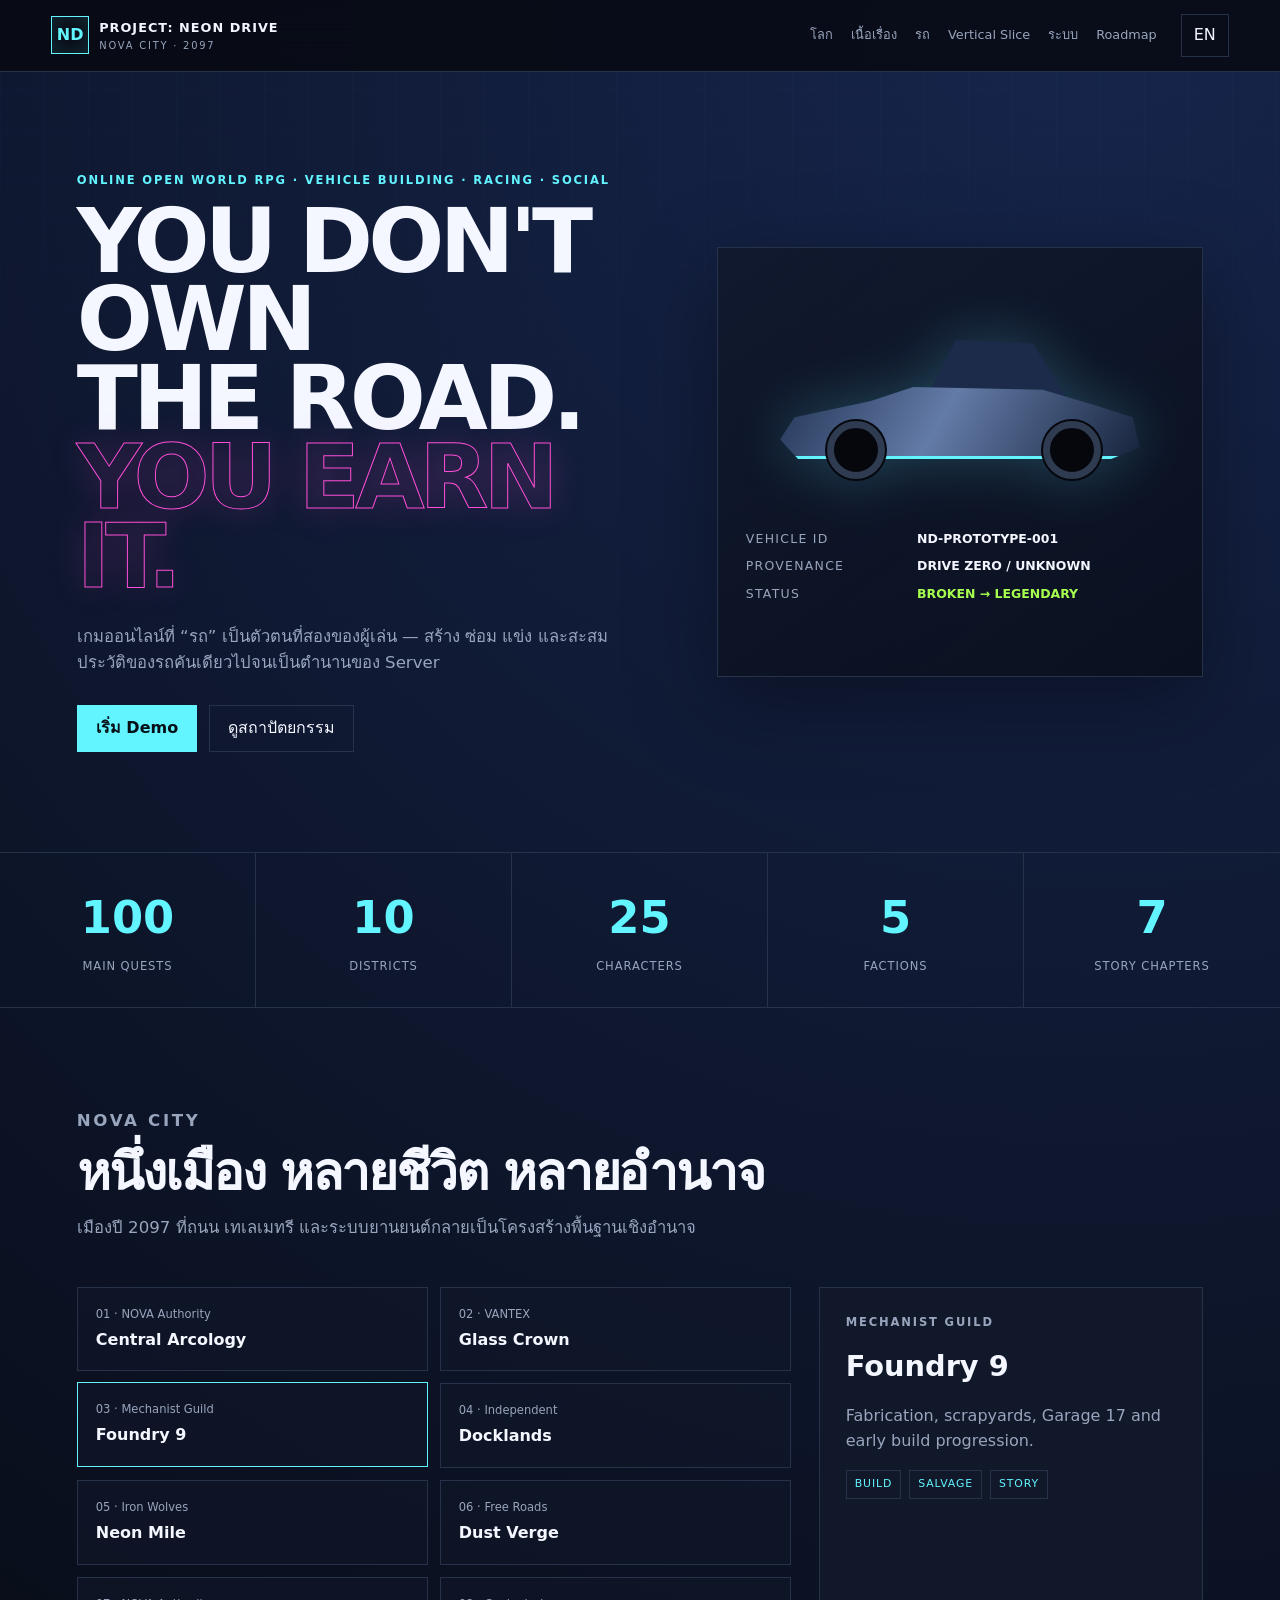
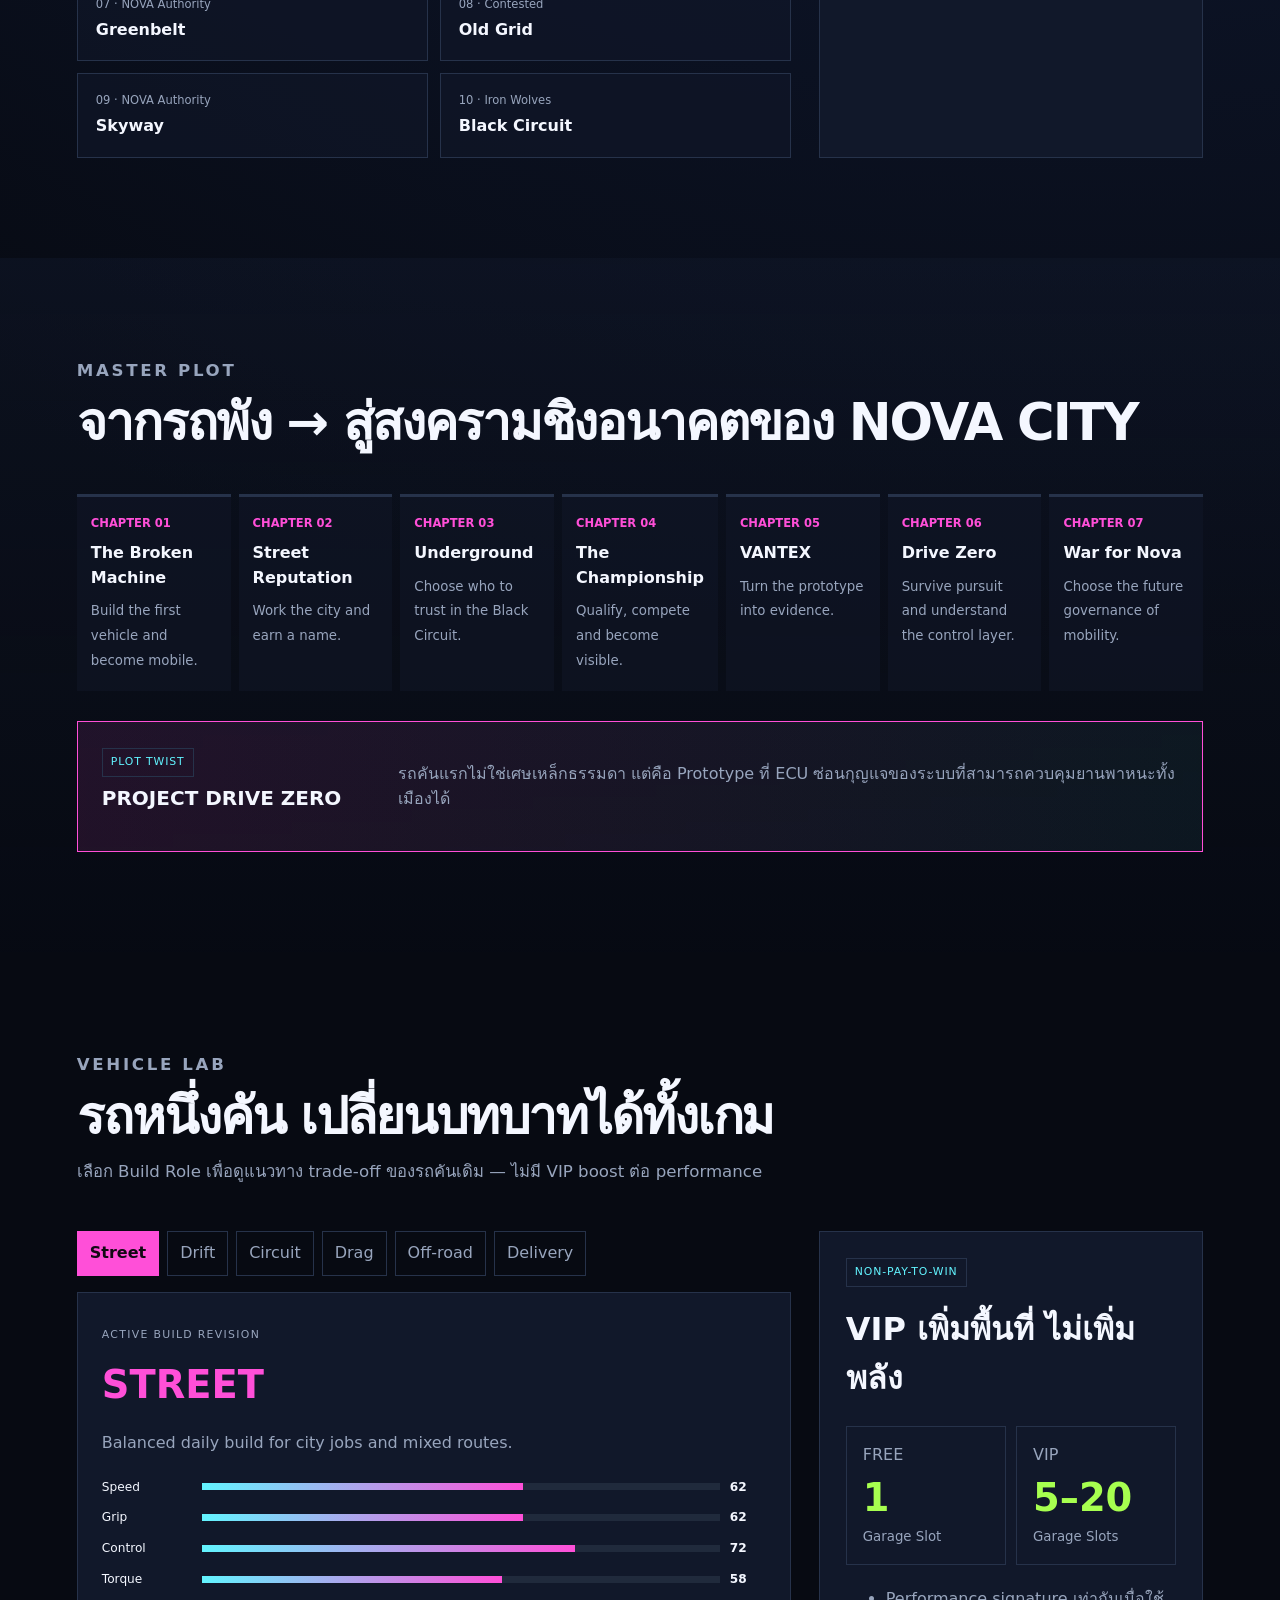
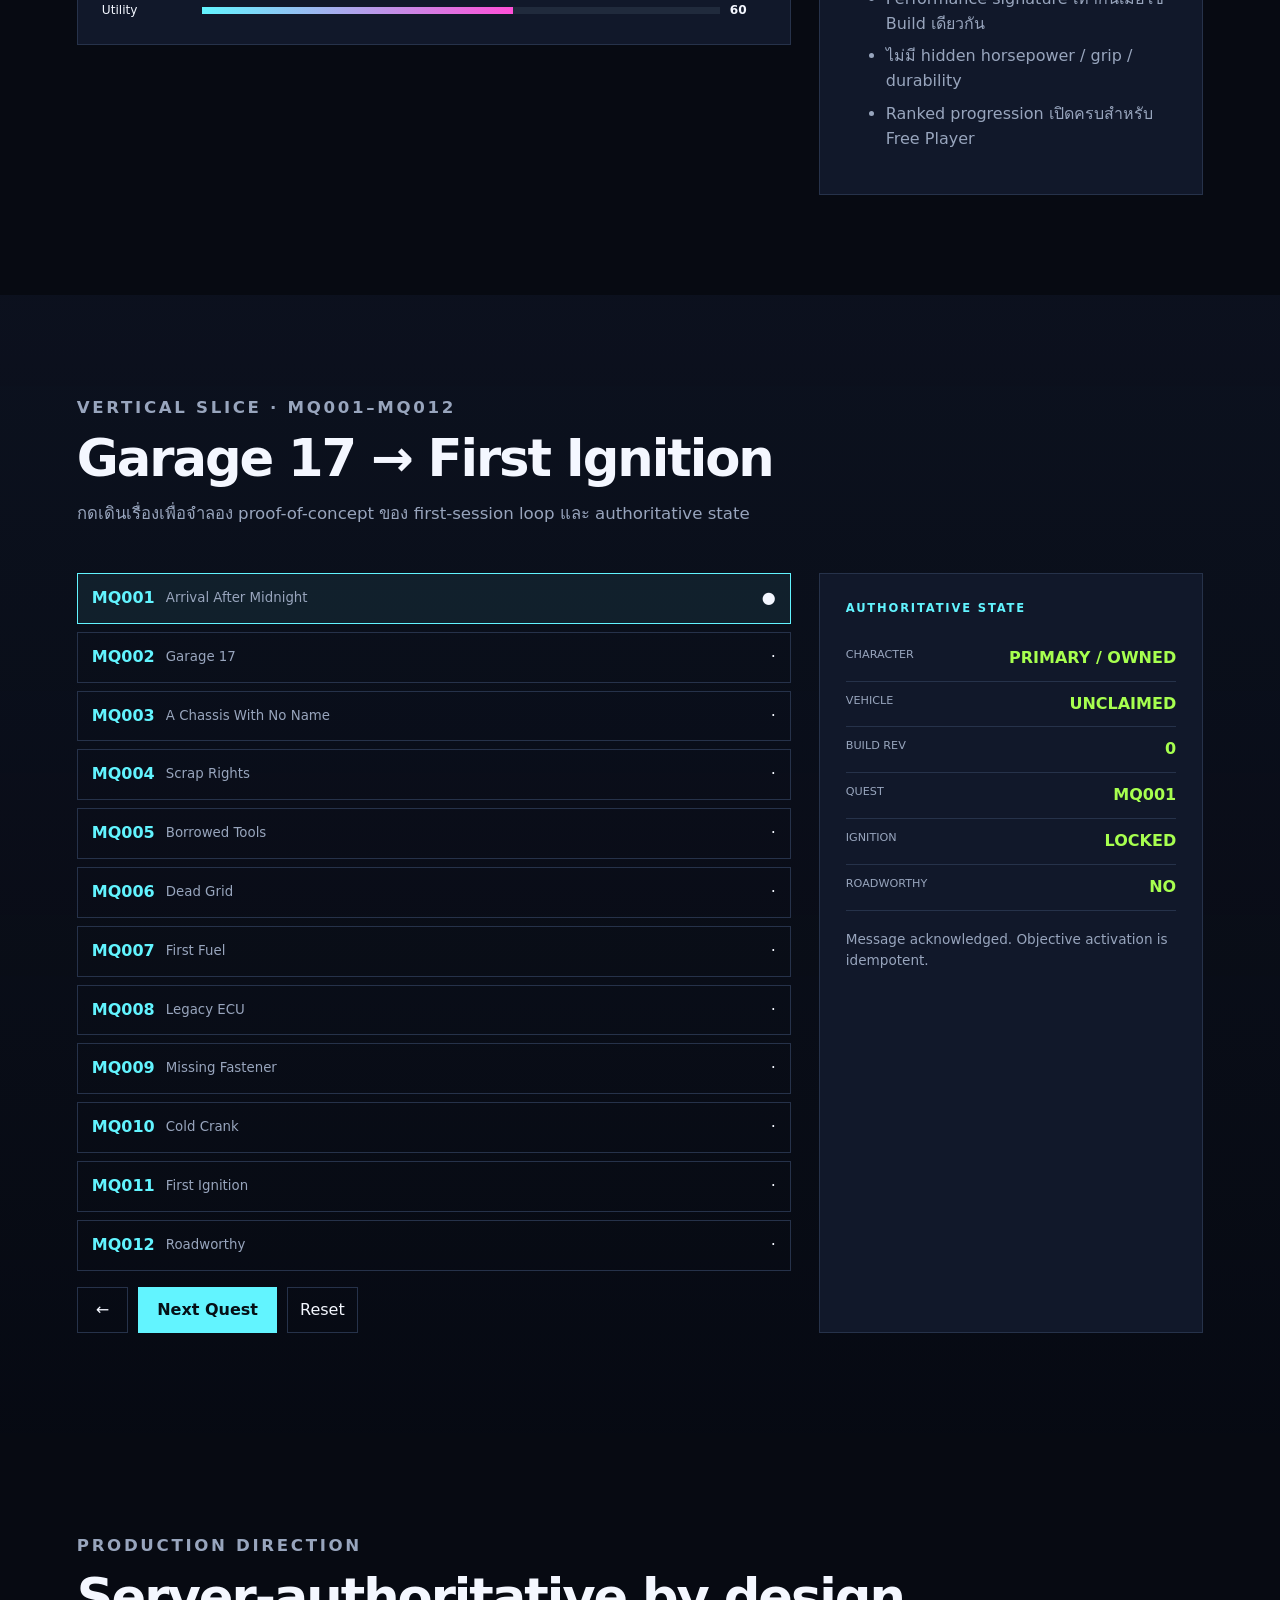
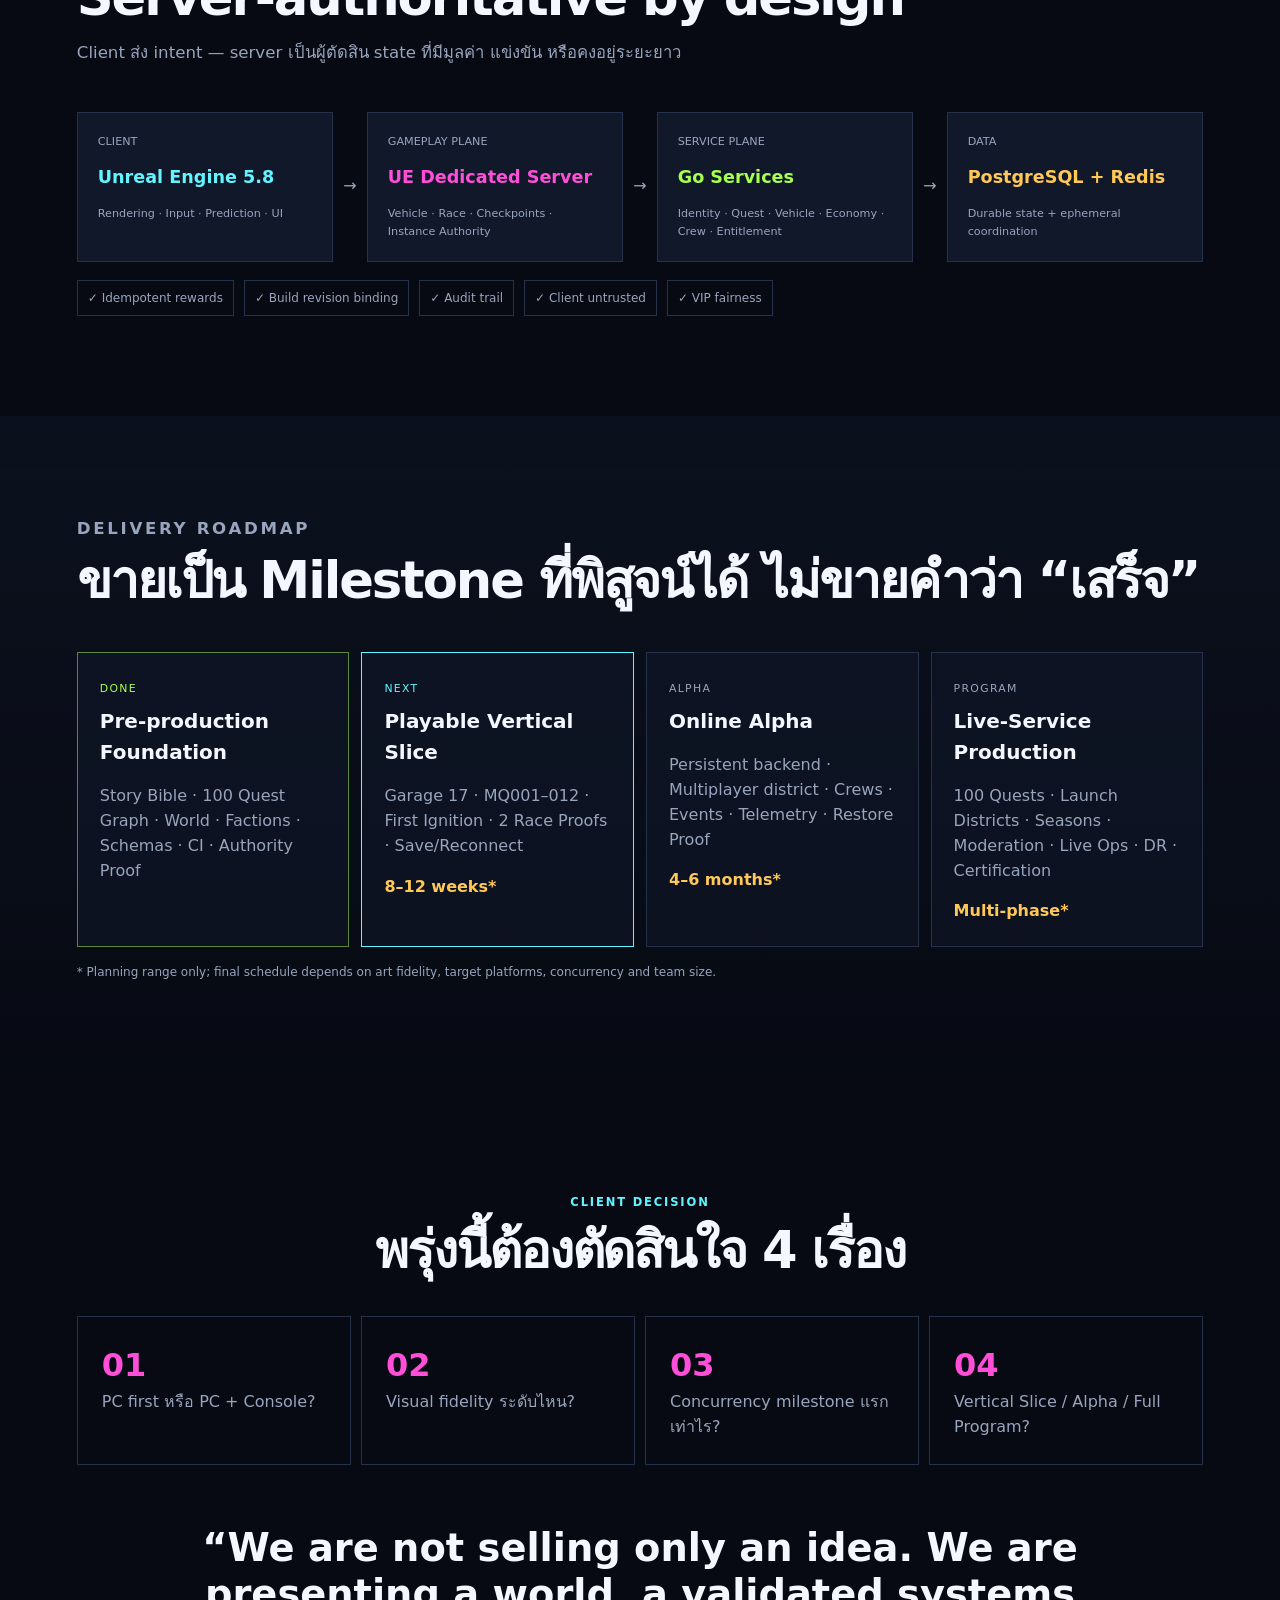
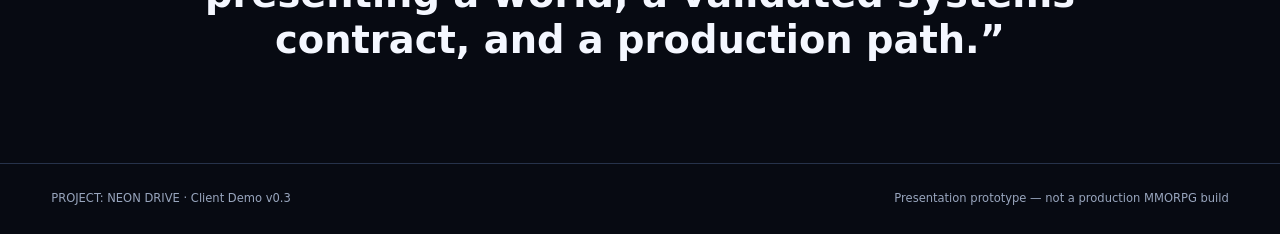
<file: demo/index.html>
<!doctype html>
<html lang="th">
<head>
  <meta charset="utf-8">
  <meta name="viewport" content="width=device-width,initial-scale=1">
  <meta name="theme-color" content="#070a12">
  <meta name="description" content="PROJECT: NEON DRIVE client presentation demo">
  <title>PROJECT: NEON DRIVE — Client Demo</title>
  <link rel="stylesheet" href="./styles.css">
</head>
<body>
  <div class="scanlines" aria-hidden="true"></div>
  <header class="topbar">
    <a class="brand" href="#hero" aria-label="PROJECT NEON DRIVE home">
      <span class="brand-mark">ND</span>
      <span><strong>PROJECT: NEON DRIVE</strong><small>NOVA CITY · 2097</small></span>
    </a>
    <nav aria-label="Presentation navigation">
      <a href="#world" data-i18n="navWorld">โลก</a>
      <a href="#story" data-i18n="navStory">เนื้อเรื่อง</a>
      <a href="#vehicle" data-i18n="navVehicle">รถ</a>
      <a href="#slice" data-i18n="navSlice">Vertical Slice</a>
      <a href="#architecture" data-i18n="navArchitecture">ระบบ</a>
      <a href="#roadmap" data-i18n="navRoadmap">Roadmap</a>
    </nav>
    <button id="langToggle" class="ghost" type="button" aria-label="Switch language">EN</button>
  </header>

  <main>
    <section id="hero" class="hero section">
      <div class="hero-copy">
        <p class="eyebrow" data-i18n="eyebrow">ONLINE OPEN WORLD RPG · VEHICLE BUILDING · RACING · SOCIAL</p>
        <h1>YOU DON'T OWN<br>THE ROAD.<br><span>YOU EARN IT.</span></h1>
        <p class="lead" data-i18n="heroLead">เกมออนไลน์ที่ “รถ” เป็นตัวตนที่สองของผู้เล่น — สร้าง ซ่อม แข่ง และสะสมประวัติของรถคันเดียวไปจนเป็นตำนานของ Server</p>
        <div class="cta-row">
          <a class="button primary" href="#slice" data-i18n="startDemo">เริ่ม Demo</a>
          <a class="button secondary" href="#architecture" data-i18n="seeArchitecture">ดูสถาปัตยกรรม</a>
        </div>
      </div>
      <div class="hero-machine" aria-label="Stylized starter vehicle identity panel">
        <div class="vehicle-silhouette">
          <div class="roof"></div><div class="body"></div><div class="wheel left"></div><div class="wheel right"></div>
        </div>
        <div class="machine-meta">
          <span>VEHICLE ID</span><strong>ND-PROTOTYPE-001</strong>
          <span>PROVENANCE</span><strong>DRIVE ZERO / UNKNOWN</strong>
          <span>STATUS</span><strong class="accent">BROKEN → LEGENDARY</strong>
        </div>
      </div>
    </section>

    <section class="metrics" aria-label="Project scale">
      <article><strong>100</strong><span data-i18n="metricQuests">Main Quests</span></article>
      <article><strong>10</strong><span data-i18n="metricDistricts">Districts</span></article>
      <article><strong>25</strong><span data-i18n="metricCharacters">Characters</span></article>
      <article><strong>5</strong><span data-i18n="metricFactions">Factions</span></article>
      <article><strong>7</strong><span data-i18n="metricChapters">Story Chapters</span></article>
    </section>

    <section id="world" class="section">
      <div class="section-head">
        <p class="eyebrow">NOVA CITY</p>
        <h2 data-i18n="worldTitle">หนึ่งเมือง หลายชีวิต หลายอำนาจ</h2>
        <p data-i18n="worldText">เมืองปี 2097 ที่ถนน เทเลเมทรี และระบบยานยนต์กลายเป็นโครงสร้างพื้นฐานเชิงอำนาจ</p>
      </div>
      <div class="world-grid">
        <div id="districtGrid" class="district-grid" aria-label="NOVA CITY districts"></div>
        <aside id="districtDetail" class="detail-panel" aria-live="polite"></aside>
      </div>
    </section>

    <section id="story" class="section alt">
      <div class="section-head">
        <p class="eyebrow">MASTER PLOT</p>
        <h2 data-i18n="storyTitle">จากรถพัง → สู่สงครามชิงอนาคตของ NOVA CITY</h2>
      </div>
      <div id="chapterTimeline" class="timeline"></div>
      <div class="twist">
        <div>
          <span class="chip">PLOT TWIST</span>
          <h3>PROJECT DRIVE ZERO</h3>
        </div>
        <p data-i18n="twistText">รถคันแรกไม่ใช่เศษเหล็กธรรมดา แต่คือ Prototype ที่ ECU ซ่อนกุญแจของระบบที่สามารถควบคุมยานพาหนะทั้งเมืองได้</p>
      </div>
    </section>

    <section id="vehicle" class="section">
      <div class="section-head">
        <p class="eyebrow">VEHICLE LAB</p>
        <h2 data-i18n="vehicleTitle">รถหนึ่งคัน เปลี่ยนบทบาทได้ทั้งเกม</h2>
        <p data-i18n="vehicleText">เลือก Build Role เพื่อดูแนวทาง trade-off ของรถคันเดิม — ไม่มี VIP boost ต่อ performance</p>
      </div>
      <div class="vehicle-lab">
        <div>
          <div id="roleButtons" class="role-buttons"></div>
          <div class="build-card">
            <p class="build-label">ACTIVE BUILD REVISION</p>
            <h3 id="buildRole">STREET</h3>
            <p id="buildDescription"></p>
            <div id="statBars" class="stats"></div>
          </div>
        </div>
        <div class="fairness">
          <span class="chip">NON-PAY-TO-WIN</span>
          <h3 data-i18n="fairnessTitle">VIP เพิ่มพื้นที่ ไม่เพิ่มพลัง</h3>
          <div class="compare">
            <article><span>FREE</span><strong>1</strong><small data-i18n="garageSlot">Garage Slot</small></article>
            <article><span>VIP</span><strong>5–20</strong><small data-i18n="garageSlots">Garage Slots</small></article>
          </div>
          <ul>
            <li data-i18n="fair1">Performance signature เท่ากันเมื่อใช้ Build เดียวกัน</li>
            <li data-i18n="fair2">ไม่มี hidden horsepower / grip / durability</li>
            <li data-i18n="fair3">Ranked progression เปิดครบสำหรับ Free Player</li>
          </ul>
        </div>
      </div>
    </section>

    <section id="slice" class="section alt">
      <div class="section-head">
        <p class="eyebrow">VERTICAL SLICE · MQ001–MQ012</p>
        <h2 data-i18n="sliceTitle">Garage 17 → First Ignition</h2>
        <p data-i18n="sliceText">กดเดินเรื่องเพื่อจำลอง proof-of-concept ของ first-session loop และ authoritative state</p>
      </div>
      <div class="slice-layout">
        <div>
          <div id="questStepper" class="quest-stepper"></div>
          <div class="slice-controls">
            <button id="prevQuest" class="button secondary" type="button">←</button>
            <button id="nextQuest" class="button primary" type="button" data-i18n="nextQuest">Next Quest</button>
            <button id="resetQuest" class="ghost" type="button" data-i18n="reset">Reset</button>
          </div>
        </div>
        <aside class="state-panel">
          <p class="eyebrow">AUTHORITATIVE STATE</p>
          <dl>
            <div><dt>CHARACTER</dt><dd>PRIMARY / OWNED</dd></div>
            <div><dt>VEHICLE</dt><dd id="stateVehicle">UNCLAIMED</dd></div>
            <div><dt>BUILD REV</dt><dd id="stateBuild">0</dd></div>
            <div><dt>QUEST</dt><dd id="stateQuest">MQ001</dd></div>
            <div><dt>IGNITION</dt><dd id="stateIgnition">LOCKED</dd></div>
            <div><dt>ROADWORTHY</dt><dd id="stateRoadworthy">NO</dd></div>
          </dl>
          <p id="stateNote" class="state-note"></p>
        </aside>
      </div>
    </section>

    <section id="architecture" class="section">
      <div class="section-head">
        <p class="eyebrow">PRODUCTION DIRECTION</p>
        <h2 data-i18n="architectureTitle">Server-authoritative by design</h2>
        <p data-i18n="architectureText">Client ส่ง intent — server เป็นผู้ตัดสิน state ที่มีมูลค่า แข่งขัน หรือคงอยู่ระยะยาว</p>
      </div>
      <div class="architecture">
        <article class="arch-box client"><span>CLIENT</span><strong>Unreal Engine 5.8</strong><small>Rendering · Input · Prediction · UI</small></article>
        <div class="arrow">→</div>
        <article class="arch-box gameplay"><span>GAMEPLAY PLANE</span><strong>UE Dedicated Server</strong><small>Vehicle · Race · Checkpoints · Instance Authority</small></article>
        <div class="arrow">→</div>
        <article class="arch-box service"><span>SERVICE PLANE</span><strong>Go Services</strong><small>Identity · Quest · Vehicle · Economy · Crew · Entitlement</small></article>
        <div class="arrow">→</div>
        <article class="arch-box data"><span>DATA</span><strong>PostgreSQL + Redis</strong><small>Durable state + ephemeral coordination</small></article>
      </div>
      <div class="guardrails">
        <span>✓ Idempotent rewards</span><span>✓ Build revision binding</span><span>✓ Audit trail</span><span>✓ Client untrusted</span><span>✓ VIP fairness</span>
      </div>
    </section>

    <section id="roadmap" class="section alt">
      <div class="section-head">
        <p class="eyebrow">DELIVERY ROADMAP</p>
        <h2 data-i18n="roadmapTitle">ขายเป็น Milestone ที่พิสูจน์ได้ ไม่ขายคำว่า “เสร็จ”</h2>
      </div>
      <div class="roadmap-grid">
        <article class="done"><span>DONE</span><h3>Pre-production Foundation</h3><p>Story Bible · 100 Quest Graph · World · Factions · Schemas · CI · Authority Proof</p></article>
        <article class="next"><span>NEXT</span><h3>Playable Vertical Slice</h3><p>Garage 17 · MQ001–012 · First Ignition · 2 Race Proofs · Save/Reconnect</p><strong>8–12 weeks*</strong></article>
        <article><span>ALPHA</span><h3>Online Alpha</h3><p>Persistent backend · Multiplayer district · Crews · Events · Telemetry · Restore Proof</p><strong>4–6 months*</strong></article>
        <article><span>PROGRAM</span><h3>Live-Service Production</h3><p>100 Quests · Launch Districts · Seasons · Moderation · Live Ops · DR · Certification</p><strong>Multi-phase*</strong></article>
      </div>
      <p class="footnote" data-i18n="estimateNote">* Planning range only; final schedule depends on art fidelity, target platforms, concurrency and team size.</p>
    </section>

    <section class="section close">
      <p class="eyebrow">CLIENT DECISION</p>
      <h2 data-i18n="decisionTitle">พรุ่งนี้ต้องตัดสินใจ 4 เรื่อง</h2>
      <div class="decision-grid">
        <article><strong>01</strong><span data-i18n="decision1">PC first หรือ PC + Console?</span></article>
        <article><strong>02</strong><span data-i18n="decision2">Visual fidelity ระดับไหน?</span></article>
        <article><strong>03</strong><span data-i18n="decision3">Concurrency milestone แรกเท่าไร?</span></article>
        <article><strong>04</strong><span data-i18n="decision4">Vertical Slice / Alpha / Full Program?</span></article>
      </div>
      <blockquote>“We are not selling only an idea. We are presenting a world, a validated systems contract, and a production path.”</blockquote>
    </section>
  </main>

  <footer>
    <span>PROJECT: NEON DRIVE · Client Demo v0.3</span>
    <span>Presentation prototype — not a production MMORPG build</span>
  </footer>
  <script src="./app.js"></script>
</body>
</html>
</file>
<file: demo/styles.css>
:root{
  --bg:#070a12;--bg2:#0b1020;--panel:#11182a;--panel2:#151f35;--text:#f4f7ff;--muted:#98a5bd;
  --cyan:#62f4ff;--pink:#ff4fd8;--lime:#a7ff4f;--amber:#ffc857;--line:#26324a;--danger:#ff6b7a;
  --shadow:0 24px 80px rgba(0,0,0,.36)
}
*{box-sizing:border-box}
html{scroll-behavior:smooth}
body{margin:0;background:radial-gradient(circle at 85% 0,#16254c 0,transparent 34%),var(--bg);color:var(--text);font-family:Inter,ui-sans-serif,system-ui,-apple-system,BlinkMacSystemFont,"Segoe UI",sans-serif;line-height:1.55}
body:before{content:"";position:fixed;inset:0;pointer-events:none;background:linear-gradient(90deg,rgba(98,244,255,.025) 1px,transparent 1px),linear-gradient(rgba(255,79,216,.025) 1px,transparent 1px);background-size:44px 44px;mask-image:linear-gradient(to bottom,black,transparent 75%);z-index:-1}
.scanlines{position:fixed;inset:0;pointer-events:none;z-index:30;background:repeating-linear-gradient(0deg,transparent,transparent 3px,rgba(255,255,255,.012) 4px)}
.topbar{position:sticky;top:0;z-index:20;display:flex;align-items:center;gap:24px;padding:14px 4vw;background:rgba(7,10,18,.86);backdrop-filter:blur(16px);border-bottom:1px solid var(--line)}
.brand{display:flex;gap:10px;align-items:center;color:var(--text);text-decoration:none;min-width:max-content}.brand-mark{display:grid;place-items:center;width:38px;height:38px;border:1px solid var(--cyan);box-shadow:inset 0 0 20px rgba(98,244,255,.15);font-weight:900;color:var(--cyan)}.brand strong,.brand small{display:block}.brand strong{font-size:.8rem;letter-spacing:.08em}.brand small{font-size:.62rem;color:var(--muted);letter-spacing:.18em}
nav{display:flex;gap:18px;margin-left:auto}nav a{color:var(--muted);text-decoration:none;font-size:.8rem}nav a:hover{color:var(--cyan)}
button,a{font:inherit}.ghost{border:1px solid var(--line);background:transparent;color:var(--text);padding:8px 12px;cursor:pointer}.ghost:hover{border-color:var(--cyan)}
.section{padding:100px clamp(24px,6vw,100px);max-width:1600px;margin:auto}.alt{background:linear-gradient(180deg,rgba(17,24,42,.52),rgba(8,12,22,.3));max-width:none}
.hero{min-height:82vh;display:grid;grid-template-columns:1.05fr .95fr;gap:8vw;align-items:center}
.eyebrow{margin:0 0 12px;color:var(--cyan);font-weight:800;letter-spacing:.16em;font-size:.72rem;text-transform:uppercase}
h1{font-size:clamp(3rem,7vw,7.5rem);line-height:.88;letter-spacing:-.055em;margin:0 0 28px}h1 span{color:transparent;-webkit-text-stroke:1px var(--pink);text-shadow:0 0 36px rgba(255,79,216,.18)}
h2{font-size:clamp(2rem,4vw,4.3rem);line-height:1.02;letter-spacing:-.04em;margin:0 0 14px}h3{font-size:1.25rem;margin:6px 0 12px}
.lead,.section-head p{max-width:760px;color:var(--muted);font-size:1.04rem}.cta-row{display:flex;gap:12px;margin-top:30px}.button{display:inline-flex;align-items:center;justify-content:center;min-height:44px;padding:10px 18px;border:1px solid var(--line);text-decoration:none;cursor:pointer}.primary{background:var(--cyan);border-color:var(--cyan);color:#051016;font-weight:800}.primary:hover{box-shadow:0 0 32px rgba(98,244,255,.25)}.secondary{background:transparent;color:var(--text)}.secondary:hover{border-color:var(--pink)}
.hero-machine{border:1px solid var(--line);background:linear-gradient(145deg,rgba(17,24,42,.8),rgba(8,12,22,.75));box-shadow:var(--shadow);padding:28px;min-height:430px;display:flex;flex-direction:column;justify-content:center}
.vehicle-silhouette{position:relative;height:180px;margin-bottom:28px;filter:drop-shadow(0 0 28px rgba(98,244,255,.22))}.vehicle-silhouette .body{position:absolute;left:8%;right:8%;bottom:42px;height:72px;background:linear-gradient(120deg,#243657,#637ba7 45%,#17243d);clip-path:polygon(4% 42%,25% 20%,37% 0,73% 4%,88% 26%,98% 42%,100% 84%,92% 100%,5% 100%,0 73%);border-bottom:3px solid var(--cyan)}.vehicle-silhouette .roof{position:absolute;width:40%;height:58px;left:35%;bottom:103px;background:#1b2b49;clip-path:polygon(18% 100%,35% 0,80% 6%,100% 100%)}.wheel{position:absolute;bottom:22px;width:58px;height:58px;border-radius:50%;background:#05070c;border:7px solid #2f3b50;box-shadow:0 0 0 2px #05070c}.wheel.left{left:19%}.wheel.right{right:17%}
.machine-meta{display:grid;grid-template-columns:1fr 1.7fr;gap:8px 20px;font-size:.78rem}.machine-meta span{color:var(--muted);letter-spacing:.1em}.machine-meta strong{font-weight:700}.accent{color:var(--lime)}
.metrics{max-width:1600px;margin:0 auto;display:grid;grid-template-columns:repeat(5,1fr);border:1px solid var(--line);border-left:0;border-right:0}.metrics article{padding:30px;text-align:center;border-right:1px solid var(--line)}.metrics article:last-child{border-right:0}.metrics strong{display:block;font-size:2.8rem;color:var(--cyan)}.metrics span{font-size:.72rem;color:var(--muted);letter-spacing:.08em;text-transform:uppercase}
.section-head{margin-bottom:46px}.world-grid,.vehicle-lab,.slice-layout{display:grid;grid-template-columns:1.3fr .7fr;gap:28px}.district-grid{display:grid;grid-template-columns:repeat(2,1fr);gap:12px}.district{padding:18px;border:1px solid var(--line);background:rgba(17,24,42,.6);cursor:pointer;text-align:left;color:var(--text)}.district:hover,.district.active{border-color:var(--cyan);transform:translateY(-1px)}.district span{display:block;color:var(--muted);font-size:.72rem}.district strong{display:block;font-size:1rem;margin-top:4px}.detail-panel,.state-panel,.fairness{border:1px solid var(--line);background:var(--panel);padding:26px;min-height:280px}.detail-panel h3{font-size:1.8rem}.detail-panel p{color:var(--muted)}.activity-list{display:flex;flex-wrap:wrap;gap:8px}.chip,.activity-list span{display:inline-flex;border:1px solid var(--line);padding:5px 8px;font-size:.68rem;letter-spacing:.08em;text-transform:uppercase;color:var(--cyan)}
.timeline{display:grid;grid-template-columns:repeat(7,1fr);gap:8px}.chapter{padding:18px 14px;border-top:3px solid var(--line);background:rgba(17,24,42,.48);min-height:178px}.chapter:hover{border-color:var(--pink)}.chapter b{display:block;color:var(--pink);font-size:.72rem}.chapter strong{display:block;margin:8px 0}.chapter small{color:var(--muted)}.twist{margin-top:30px;border:1px solid var(--pink);background:linear-gradient(90deg,rgba(255,79,216,.1),rgba(98,244,255,.05));padding:24px;display:grid;grid-template-columns:.55fr 1.45fr;align-items:center}.twist p{color:var(--muted)}
.role-buttons{display:flex;flex-wrap:wrap;gap:8px;margin-bottom:16px}.role-btn{padding:9px 12px;border:1px solid var(--line);background:transparent;color:var(--muted);cursor:pointer}.role-btn.active{background:var(--pink);border-color:var(--pink);color:#120813;font-weight:800}.build-card{border:1px solid var(--line);background:var(--panel);padding:24px}.build-label{font-size:.68rem;color:var(--muted);letter-spacing:.12em}.build-card h3{font-size:2.4rem;color:var(--pink)}.build-card p{color:var(--muted)}.stats{display:grid;gap:12px;margin-top:22px}.stat{display:grid;grid-template-columns:90px 1fr 36px;gap:10px;align-items:center;font-size:.76rem}.bar{height:7px;background:#202a3c}.bar i{display:block;height:100%;background:linear-gradient(90deg,var(--cyan),var(--pink))}.fairness h3{font-size:2rem;margin-top:18px}.compare{display:grid;grid-template-columns:1fr 1fr;gap:10px;margin:22px 0}.compare article{border:1px solid var(--line);padding:16px}.compare span,.compare small{display:block;color:var(--muted)}.compare strong{display:block;font-size:2.4rem;color:var(--lime)}.fairness li{color:var(--muted);margin:8px 0}
.quest-stepper{display:grid;gap:8px}.quest{border:1px solid var(--line);padding:12px 14px;display:grid;grid-template-columns:74px 1fr 26px;align-items:center}.quest.current{border-color:var(--cyan);background:rgba(98,244,255,.07)}.quest.done{opacity:.65}.quest b{color:var(--cyan)}.quest small{color:var(--muted)}.quest .status{text-align:right}.slice-controls{display:flex;gap:10px;margin-top:16px}.state-panel dl{margin:18px 0}.state-panel dl div{display:flex;justify-content:space-between;border-bottom:1px solid var(--line);padding:10px 0}.state-panel dt{color:var(--muted);font-size:.7rem}.state-panel dd{margin:0;font-weight:800;color:var(--lime)}.state-note{color:var(--muted);font-size:.85rem}
.architecture{display:grid;grid-template-columns:1fr auto 1fr auto 1fr auto 1fr;gap:10px;align-items:stretch}.arch-box{border:1px solid var(--line);background:var(--panel);padding:20px;min-height:150px}.arch-box span,.arch-box small{display:block;color:var(--muted);font-size:.7rem}.arch-box strong{display:block;font-size:1.1rem;margin:14px 0;color:var(--cyan)}.gameplay strong{color:var(--pink)}.service strong{color:var(--lime)}.data strong{color:var(--amber)}.arrow{display:grid;place-items:center;color:var(--muted)}.guardrails{display:flex;flex-wrap:wrap;gap:10px;margin-top:18px}.guardrails span{border:1px solid var(--line);padding:8px 10px;color:var(--muted);font-size:.75rem}
.roadmap-grid{display:grid;grid-template-columns:repeat(4,1fr);gap:12px}.roadmap-grid article{padding:22px;border:1px solid var(--line);background:rgba(17,24,42,.55);min-height:240px}.roadmap-grid article>span{font-size:.68rem;color:var(--muted);letter-spacing:.12em}.roadmap-grid .done{border-color:rgba(167,255,79,.5)}.roadmap-grid .done>span{color:var(--lime)}.roadmap-grid .next{border-color:var(--cyan)}.roadmap-grid .next>span{color:var(--cyan)}.roadmap-grid p{color:var(--muted)}.roadmap-grid strong{color:var(--amber)}.footnote{color:var(--muted);font-size:.75rem;margin-top:16px}
.close{text-align:center}.decision-grid{display:grid;grid-template-columns:repeat(4,1fr);gap:10px;margin:40px 0}.decision-grid article{border:1px solid var(--line);padding:24px;text-align:left}.decision-grid strong{display:block;color:var(--pink);font-size:2rem}.decision-grid span{color:var(--muted)}blockquote{max-width:900px;margin:60px auto 0;font-size:clamp(1.4rem,3vw,2.7rem);font-weight:800;line-height:1.2}
footer{display:flex;justify-content:space-between;gap:20px;padding:26px 4vw;border-top:1px solid var(--line);color:var(--muted);font-size:.72rem}
@media(max-width:1000px){nav{display:none}.hero,.world-grid,.vehicle-lab,.slice-layout{grid-template-columns:1fr}.timeline{grid-template-columns:repeat(2,1fr)}.architecture{grid-template-columns:1fr}.arrow{transform:rotate(90deg)}.roadmap-grid,.decision-grid{grid-template-columns:repeat(2,1fr)}}
@media(max-width:620px){.section{padding:72px 20px}.metrics{grid-template-columns:repeat(2,1fr)}.metrics article{border-bottom:1px solid var(--line)}.district-grid,.timeline,.roadmap-grid,.decision-grid{grid-template-columns:1fr}.twist{grid-template-columns:1fr}.topbar{padding:10px 16px}.brand strong{font-size:.7rem}.hero{min-height:auto;padding-top:80px}.hero-machine{min-height:340px}.machine-meta{grid-template-columns:1fr}}
@media(prefers-reduced-motion:reduce){html{scroll-behavior:auto}*{transition:none!important;animation:none!important}}
</file>
